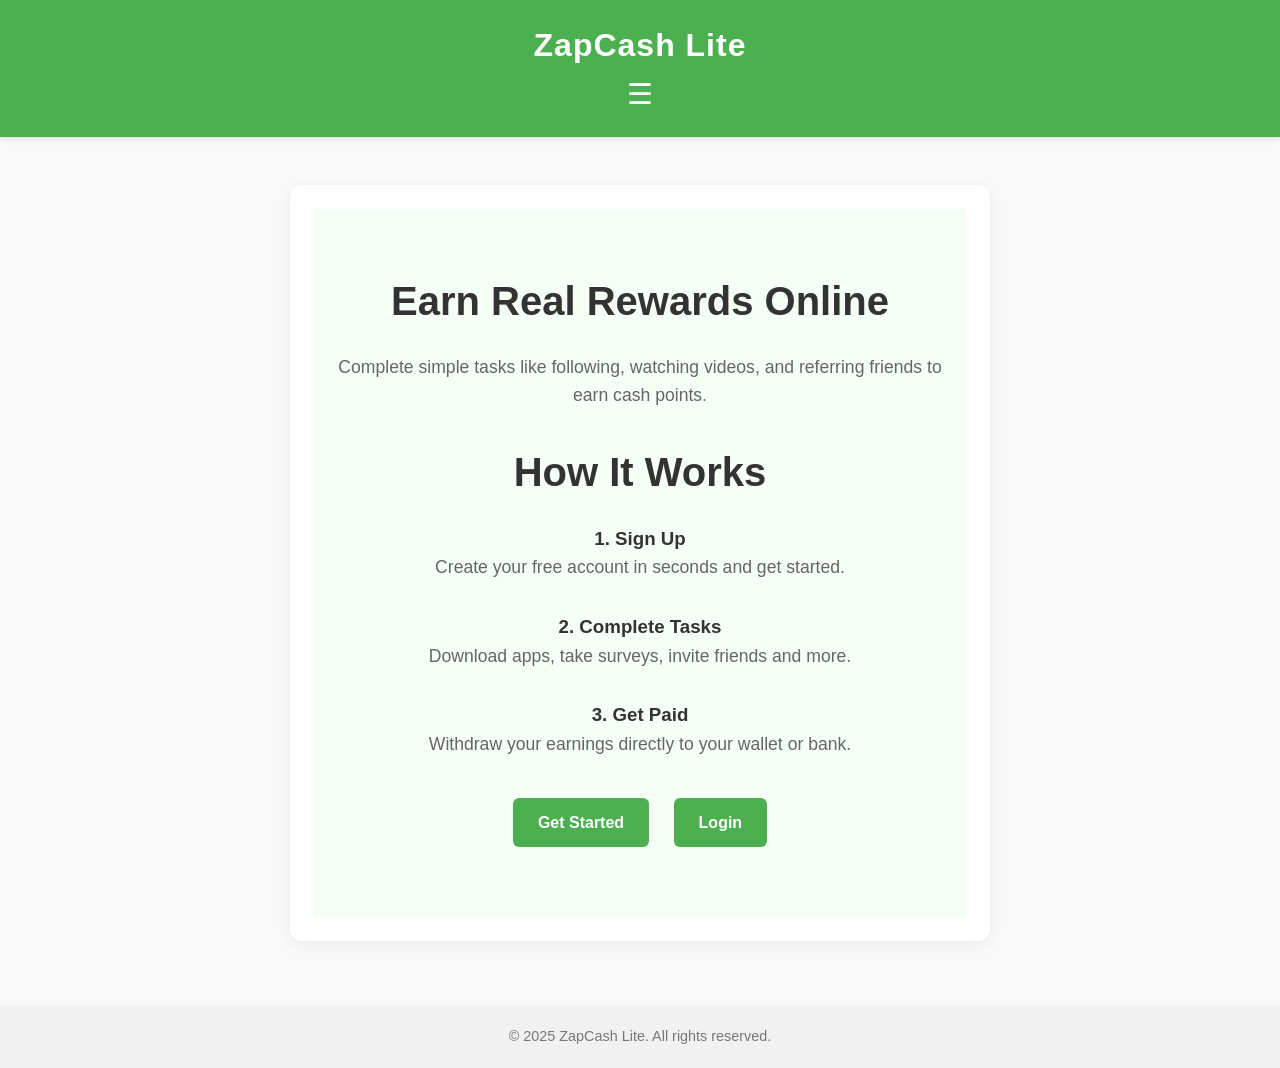
<file: index.html>
<!DOCTYPE html>
<html lang="en">
<head>
  <meta charset="UTF-8" />
  <meta name="viewport" content="width=device-width, initial-scale=1.0" />
  <title>ZapCash Lite</title>
  <link href="https://fonts.googleapis.com/css2?family=Poppins:wght@400;600&display=swap" rel="stylesheet">
  <link rel="stylesheet" href="style.css" />
</head>
<body>
  <header class="header">
    <h1>ZapCash Lite</h1>
    <div class="hamburger" onclick="toggleMenu()">☰</div>
  </header>

  <nav id="nav-menu" class="nav-menu">
    <a href="dashboard.html">Dashboard</a>
    <a href="referral.html">Referral</a>
    <a href="leaderboard.html">Leaderboard</a>
    <a href="withdraw.html">Withdraw</a>
    <a href="login.html">Login/Sign In</a>
  </nav>

  <main class="container">
    <section class="hero">
      <h2>Earn Real Rewards Online</h2>
      <p>Complete simple tasks like following, watching videos, and referring friends to earn cash points.</p>
       <section id="features">
         
    <h2 class="reveal">How It Works</h2>
     <div class="feature reveal">
      <h3>1. Sign Up</h3>
      <p>Create your free account in seconds and get started.</p>
    </div>
    <div class="feature reveal">
      <h3>2. Complete Tasks</h3>
      <p>Download apps, take surveys, invite friends and more.</p>
    </div>
    <div class="feature reveal">
      <h3>3. Get Paid</h3>
      <p>Withdraw your earnings directly to your wallet or bank.</p>
    </div>
    </section>
      <div class="hero-buttons">
        <a href="signup.html" class="button">Get Started</a>
        <a href="login.html" class="button">Login</a>
      </div>
    </section>
  </main>

  <footer class="footer">
    <p>© 2025 ZapCash Lite. All rights reserved.</p>
  </footer>

  <script>
    function toggleMenu() {
      const menu = document.getElementById('nav-menu');
      menu.classList.toggle('show');
    }
  </script>
</body>
</html>
</file>
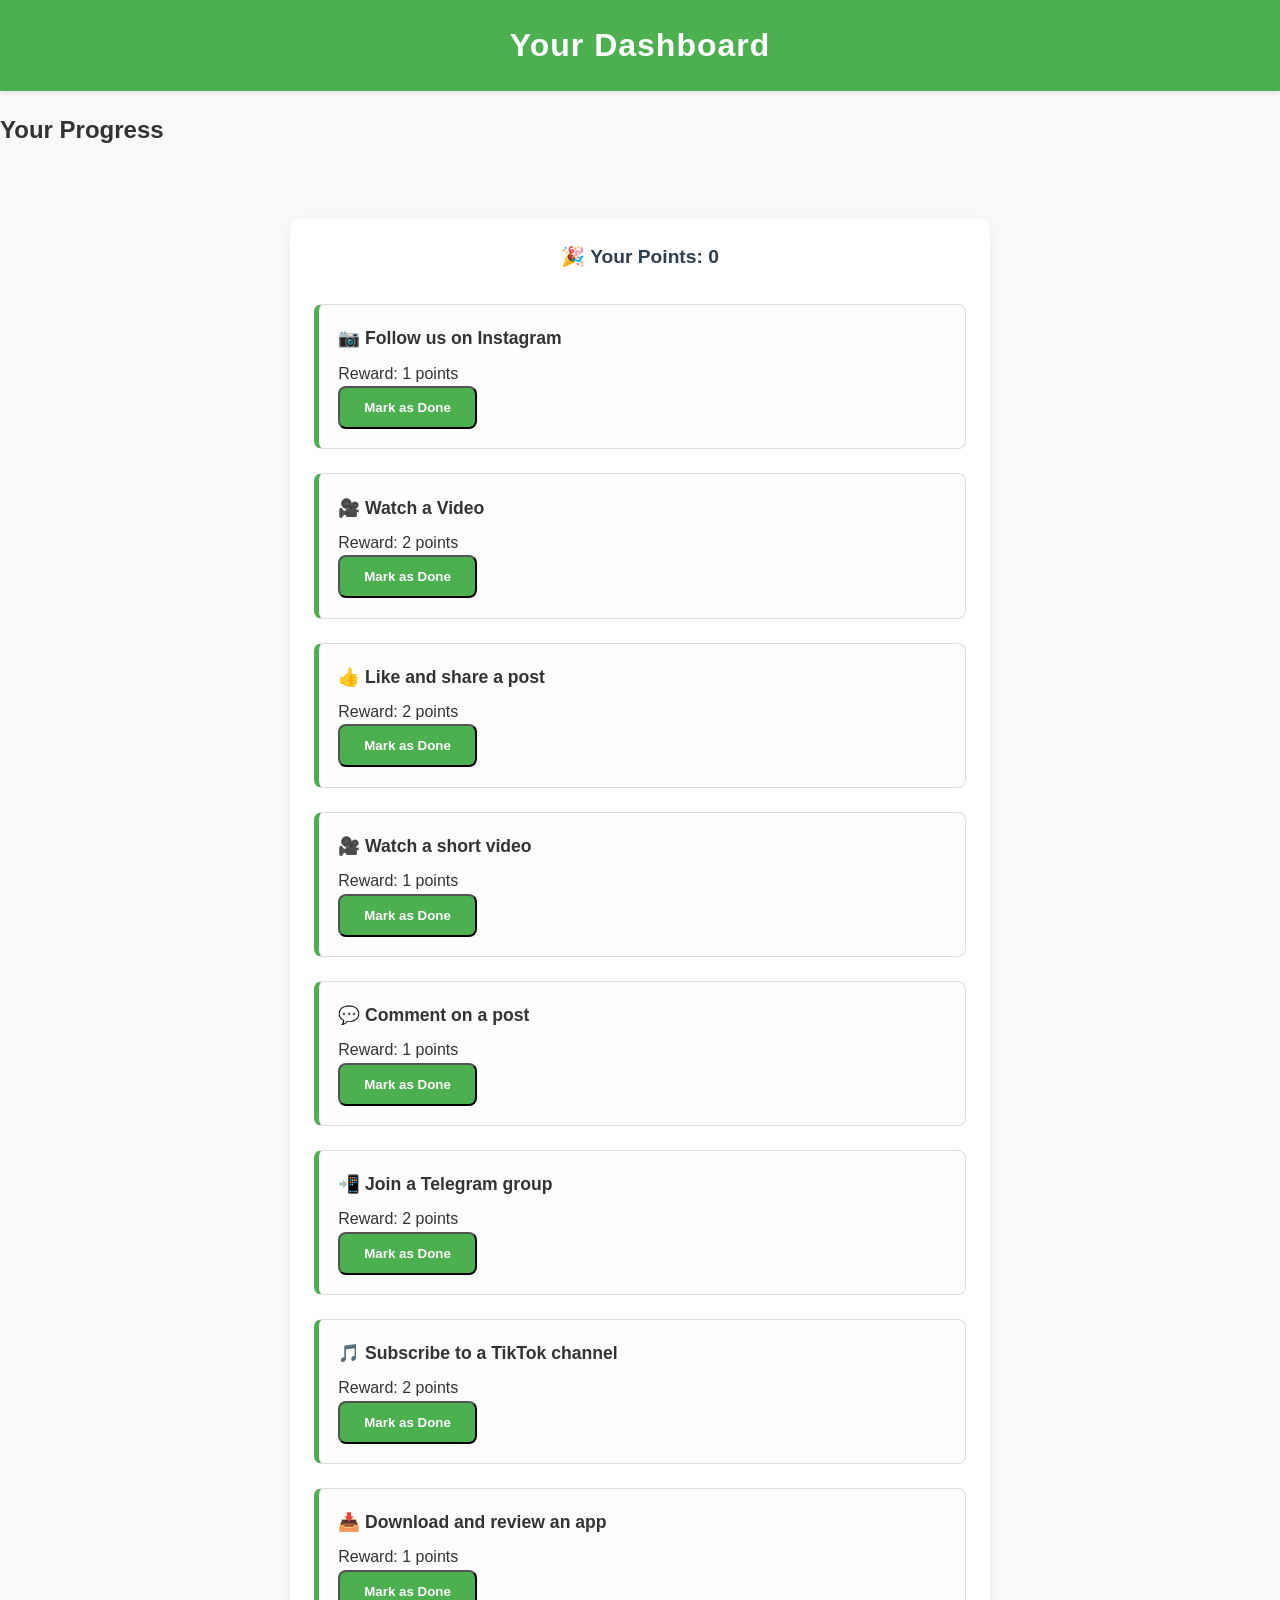
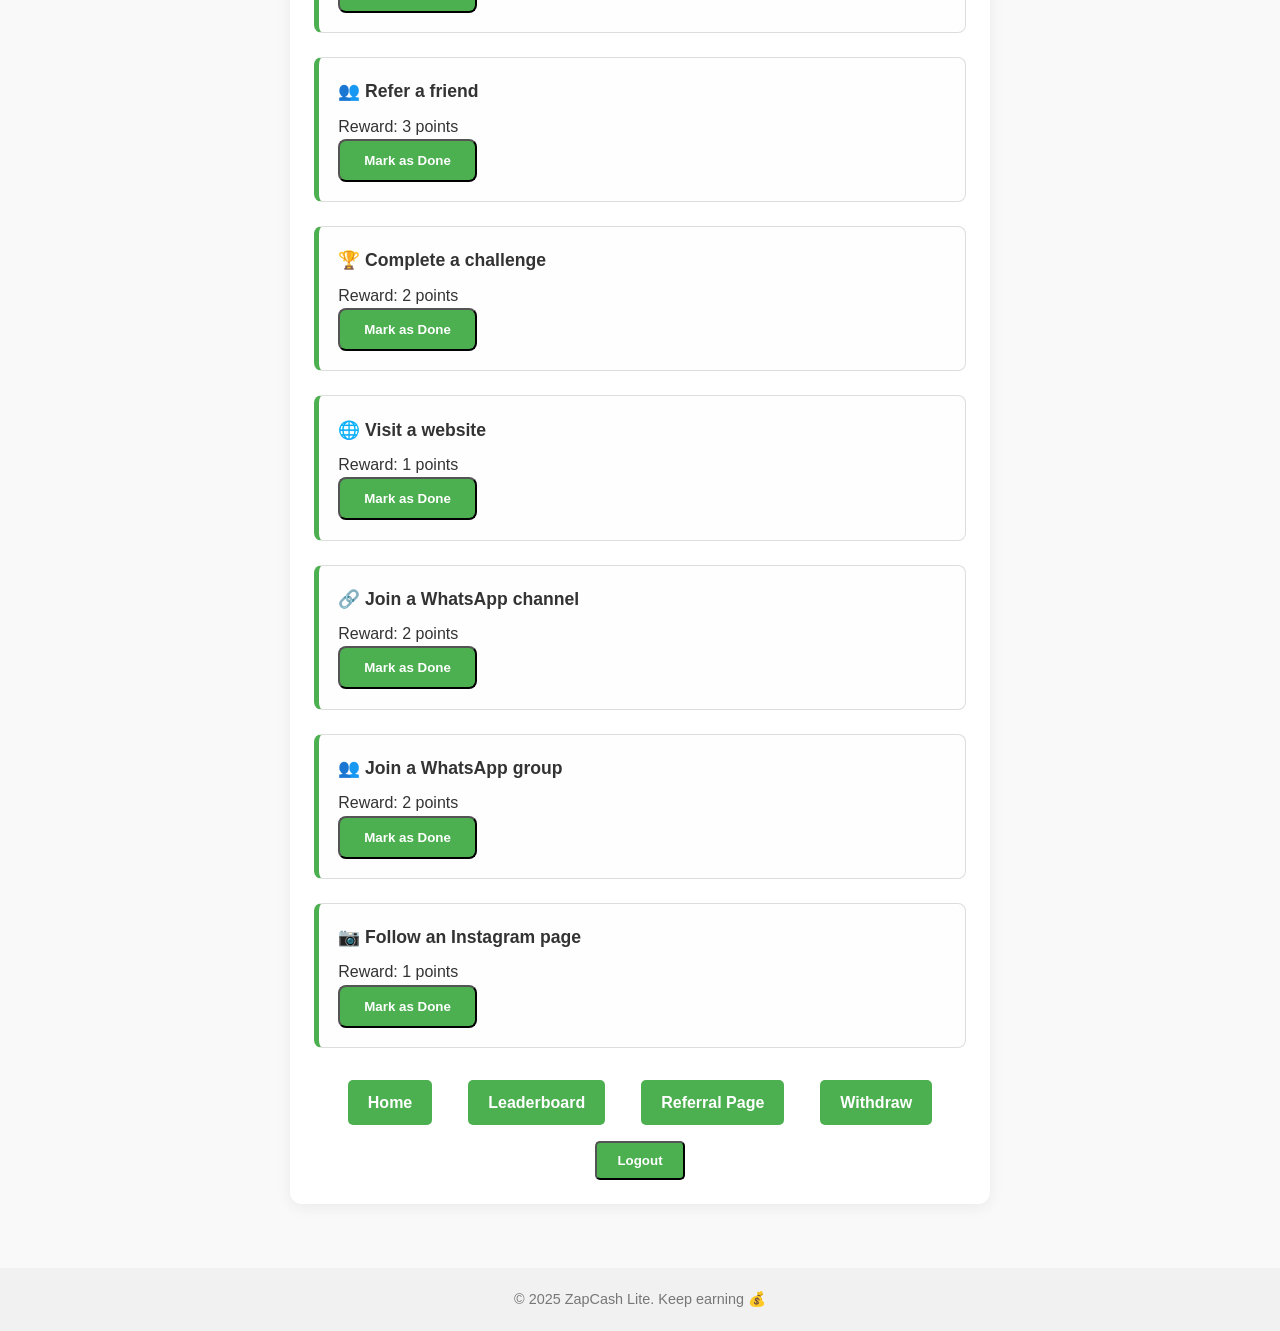
<file: dashboard.html>
<!DOCTYPE html>
<html lang="en">
<head>
  <meta charset="UTF-8"/>
  <meta name="viewport" content="width=device-width, initial-scale=1.0"/>
  <title>Dashboard - ZapCash Lite</title>
  <link href="https://fonts.googleapis.com/css2?family=Poppins:wght@400;600&display=swap" rel="stylesheet">
  <link rel="stylesheet" href="style.css"/>
</head>
<body>
  <header class="header">
    <h1>Your Dashboard</h1>
  </header>

  <div class="progress-container">
    <h2><b>Your Progress</b></h2>
    <div class="progress-bar" id="progress-bar"><b>0%</b></div>
  </div>

  <main class="container">
    <h3 class="points">🎉 Your Points: <strong id="points">0</strong></h3>

    <div id="task-container">
      <!-- Tasks will be dynamically inserted here -->
    </div>

    <p id="no-tasks-message" style="display: none;"><b><i>Come back later for more tasks!</b></i></p>

    <div class="action-buttons">
      <a href="index.html" class="button">Home</a>
      <a href="leaderboard.html" class="button">Leaderboard</a>
      <a href="referral.html" class="button">Referral Page</a>
      <a href="withdraw.html" class="button">Withdraw</a>
      <button class="button" onclick="logout()">Logout</button>
    </div>
  </main>

  <script>
    // Initialize points and check if they are stored in localStorage
    let points = parseInt(localStorage.getItem('points')) || 0; // Default to 0 if no saved points
    const totalPoints = 100; // Total points needed for 100% progress
    let completedTasks = JSON.parse(localStorage.getItem('completedTasks')) || []; // Track completed tasks

    // Update points and progress bar on page load
    updateProgress();

    // Task data - You can add more tasks here
    const tasks = [
      { id: 1, title: "📷 Follow us on Instagram", reward: 1 },
      { id: 2, title: "🎥 Watch a Video", reward: 2 },
      { id: 3, title: "👍 Like and share a post", reward: 2 },
      { id: 4, title: "🎥 Watch a short video", reward: 1 },
      { id: 5, title: "💬 Comment on a post", reward: 1 },
      { id: 6, title: "📲 Join a Telegram group", reward: 2 },
      { id: 7, title: "🎵 Subscribe to a TikTok channel", reward: 2 },
      { id: 8, title: "📥 Download and review an app", reward: 1 },
      { id: 9, title: "👥 Refer a friend", reward: 3 },
      { id: 10, title: "🏆 Complete a challenge", reward: 2 },
      { id: 11, title: "🌐 Visit a website", reward: 1 },
      { id: 12, title: "🔗 Join a WhatsApp channel", reward: 2 },
      { id: 13, title: "👥 Join a WhatsApp group", reward: 2 },
      { id: 14, title: "📷 Follow an Instagram page", reward: 1 }
    ];

    // Insert tasks into the page
    function loadTasks() {
      const taskContainer = document.getElementById('task-container');
      taskContainer.innerHTML = ''; // Clear previous tasks

      // Filter out completed tasks
      const remainingTasks = tasks.filter(task => !completedTasks.includes(task.id));

      if (remainingTasks.length === 0) {
        document.getElementById('no-tasks-message').style.display = 'block'; // Show "Come back later" message
      } else {
        document.getElementById('no-tasks-message').style.display = 'none'; // Hide message if there are tasks
        remainingTasks.forEach(task => {
          const taskCard = document.createElement('div');
          taskCard.classList.add('task-card');
          taskCard.setAttribute('id', `task-${task.id}`);

          taskCard.innerHTML = `
            <h4>${task.title}</h4>
            <p>Reward: ${task.reward} points</p>
            <button class="button" onclick="markTaskAsDone(${task.id}, ${task.reward})">Mark as Done</button>
          `;

          taskContainer.appendChild(taskCard);
        });
      }
    }

    // Function to mark task as done and update points and progress
    function markTaskAsDone(taskId, pointsEarned) {
      // Update points
      points += pointsEarned;
      localStorage.setItem('points', points); // Save points to localStorage

      // Update points display
      document.getElementById('points').textContent = points;

      // Update progress bar
      updateProgress();

      // Mark task as completed and save it to localStorage
      completedTasks.push(taskId);
      localStorage.setItem('completedTasks', JSON.stringify(completedTasks));

      // Remove the completed task from the page
      const taskCard = document.getElementById(`task-${taskId}`);
      taskCard.style.display = 'none'; // Hide the completed task

      // Add a success message to the task button
      const taskButton = taskCard.querySelector('button');
      taskButton.classList.add('success');
      taskButton.textContent = 'Task Completed!';

      // Check if there are any remaining tasks to show
      setTimeout(() => {
        loadTasks(); // Reload tasks after a short delay to show the next one
      }, 1000); // Delay of 1 second before showing the next task
    }

    // Function to update progress bar
    function updateProgress() {
      const progressPercentage = Math.min((points / totalPoints) * 100, 100); // Ensure progress doesn't exceed 100%
      const progressBar = document.getElementById('progress-bar');
      progressBar.style.width = `${progressPercentage}%`;
      progressBar.innerHTML = `<b>${progressPercentage.toFixed(0)}%</b>`;
    }

    // Function to log out and reset points
    function logout() {
      if (confirm("Are you sure you want to log out?")) {
        localStorage.removeItem('points'); // Remove points from localStorage
        localStorage.removeItem('completedTasks'); // Clear completed tasks from localStorage
        alert("You have logged out successfully.");
        // Optionally, redirect to login page or homepage
        window.location.href = "index.html"; // Change to your desired logout redirect page
      }
    }

    // Load tasks when the page loads
    window.onload = loadTasks;
  </script>

  <footer class="footer">
    <p>© 2025 ZapCash Lite. Keep earning 💰</p>
  </footer>
</body>
</html>
</file>
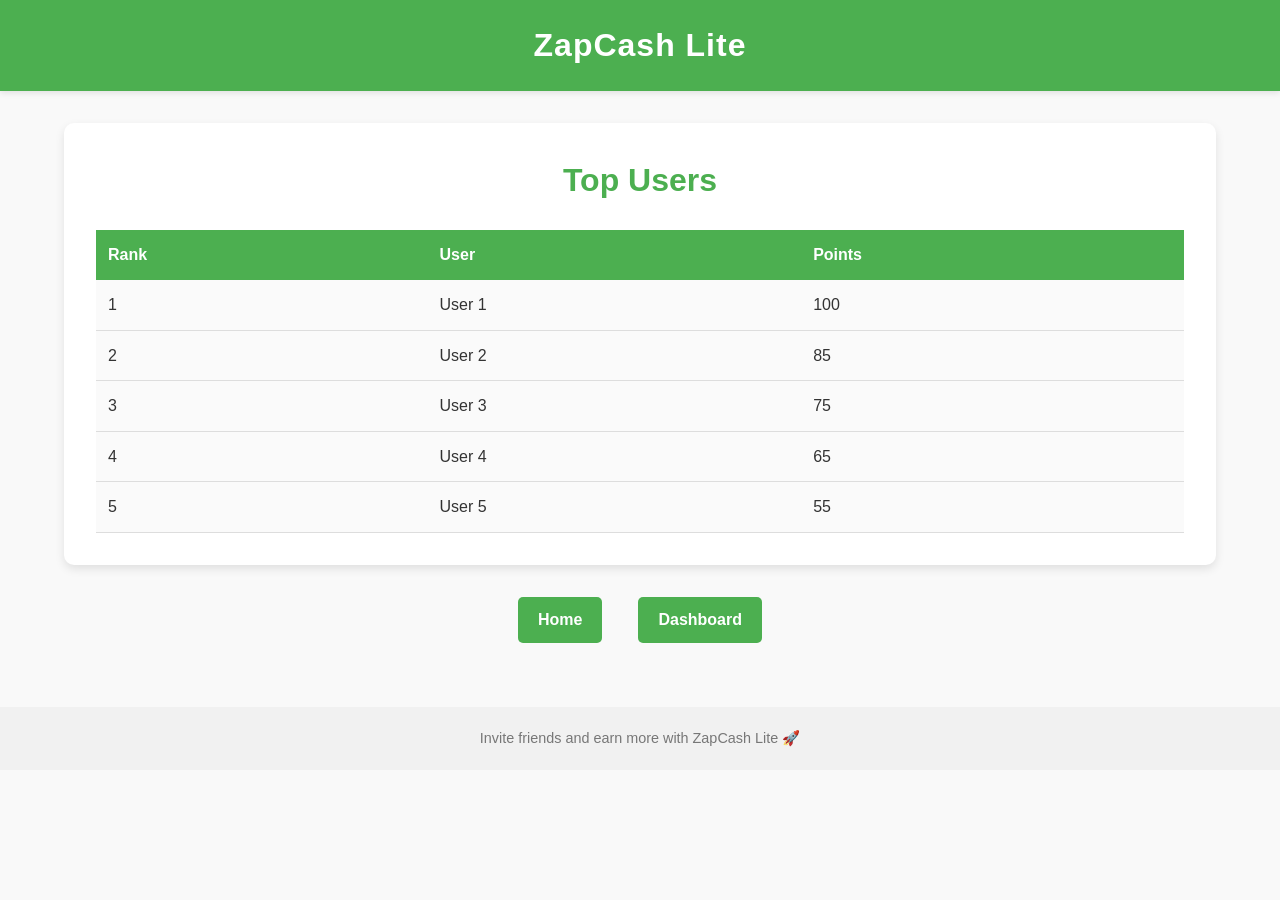
<file: leaderboard.html>
<!DOCTYPE html>
<html lang="en">
<head>
    <meta charset="UTF-8">
    <meta name="viewport" content="width=device-width, initial-scale=1.0">
    <link rel="stylesheet" href="style.css"/>
    <title>Leaderboard</title>
</head>
<body>
    <header class="header">
        <h1>ZapCash Lite</h1>
    </header>

    <div class="leaderboard">
        <h1>Top Users</h1>
        <table id="leaderboardTable">
            <thead>
                <tr>
                    <th>Rank</th>
                    <th>User</th>
                    <th>Points</th>
                </tr>
            </thead>
            <tbody>
                <!-- Dynamic content will be inserted here -->
            </tbody>
        </table>
    </div>

    <div class="action-buttons">
        <a href="index.html" class="button">Home</a>
        <a href="dashboard.html" class="button">Dashboard</a>
    </div>

    <footer class="footer">
        <p>Invite friends and earn more with ZapCash Lite 🚀</p>
    </footer>

    <script>
        // Dummy leaderboard data
        const leaderboardData = [
            { rank: 1, user: 'User 1', points: 100 },
            { rank: 2, user: 'User 2', points: 85 },
            { rank: 3, user: 'User 3', points: 75 },
            { rank: 4, user: 'User 4', points: 65 },
            { rank: 5, user: 'User 5', points: 55 },
        ];

        // Dynamically generate leaderboard table
        const leaderboardTable = document.getElementById('leaderboardTable').getElementsByTagName('tbody')[0];
        leaderboardData.forEach((user) => {
            const row = document.createElement('tr');
            row.innerHTML = `
                <td>${user.rank}</td>
                <td>${user.user}</td>
                <td>${user.points}</td>
            `;
            leaderboardTable.appendChild(row);
        });
    </script>
</body>
</html>
</file>
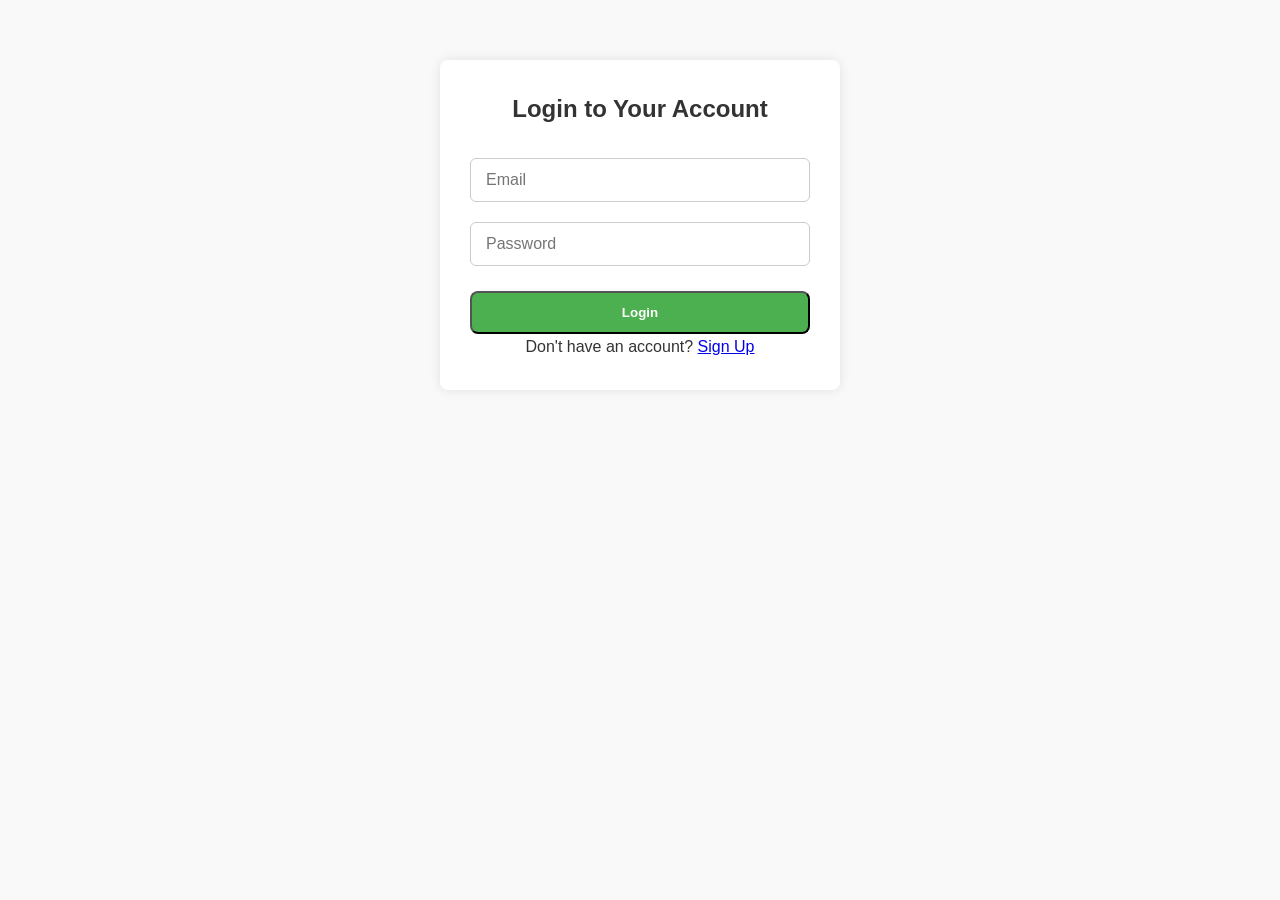
<file: login.html>
<!DOCTYPE html>
<html lang="en">
<head>
  <meta charset="UTF-8">
  <meta name="viewport" content="width=device-width, initial-scale=1.0">
  <title>Login</title>
  <link rel="stylesheet" href="style.css">
</head>
<body>
    <div class="auth-container">
        <form id="loginForm" class="auth-form">
            <h2>Login to Your Account</h2>
            <input type="email" id="email" placeholder="Email" required>
            <input type="password" id="password" placeholder="Password" required>
            <button type="submit" class="button">Login</button>
        </form>
        <p>Don't have an account? <a href="signup.html">Sign Up</a></p>
    </div>
    
    <script>
        document.getElementById("loginForm").addEventListener("submit", function(event) {
            event.preventDefault(); // Prevent form submission
            window.location.href = "dashboard.html"; // Redirect after login
        });
    </script>
    
</body>
</html>
</file>
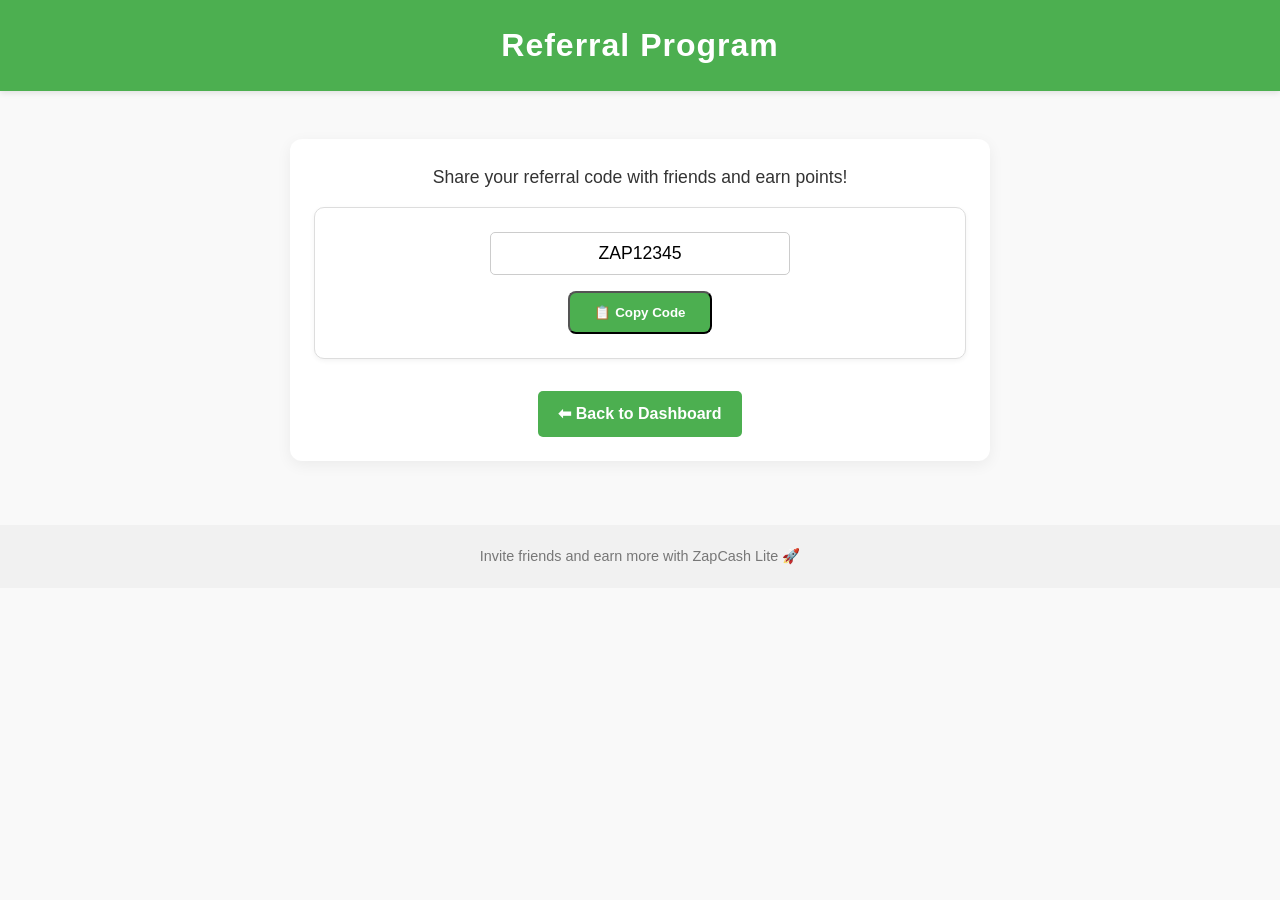
<file: referral.html>
<!DOCTYPE html>
<html lang="en">
<head>
  <meta charset="UTF-8"/>
  <meta name="viewport" content="width=device-width, initial-scale=1.0"/>
  <title>Referral - ZapCash Lite</title>
  <link href="https://fonts.googleapis.com/css2?family=Poppins:wght@400;600&display=swap" rel="stylesheet">
  <link rel="stylesheet" href="style.css"/>
</head>
<body>
  <header class="header">
    <h1>Referral Program</h1>
  </header>

  <main class="container">
    <p class="ref-text">Share your referral code with friends and earn points!</p>
    
    <div class="ref-box">
      <input type="text" id="referralCode" value="ZAP12345" readonly />
      <button class="button" onclick="copyCode()">📋 Copy Code</button>
    </div>

    <div class="action-buttons">
      <a href="dashboard.html" class="button">⬅ Back to Dashboard</a>
    </div>
  </main>

  <footer class="footer">
    <p>Invite friends and earn more with ZapCash Lite 🚀</p>
  </footer>

  <script>
    function copyCode() {
      const input = document.getElementById('referralCode');
      input.select();
      input.setSelectionRange(0, 99999);
      document.execCommand("copy");
      alert("✅ Referral code copied!");
    }
  </script>
</body>
</html>
</file>
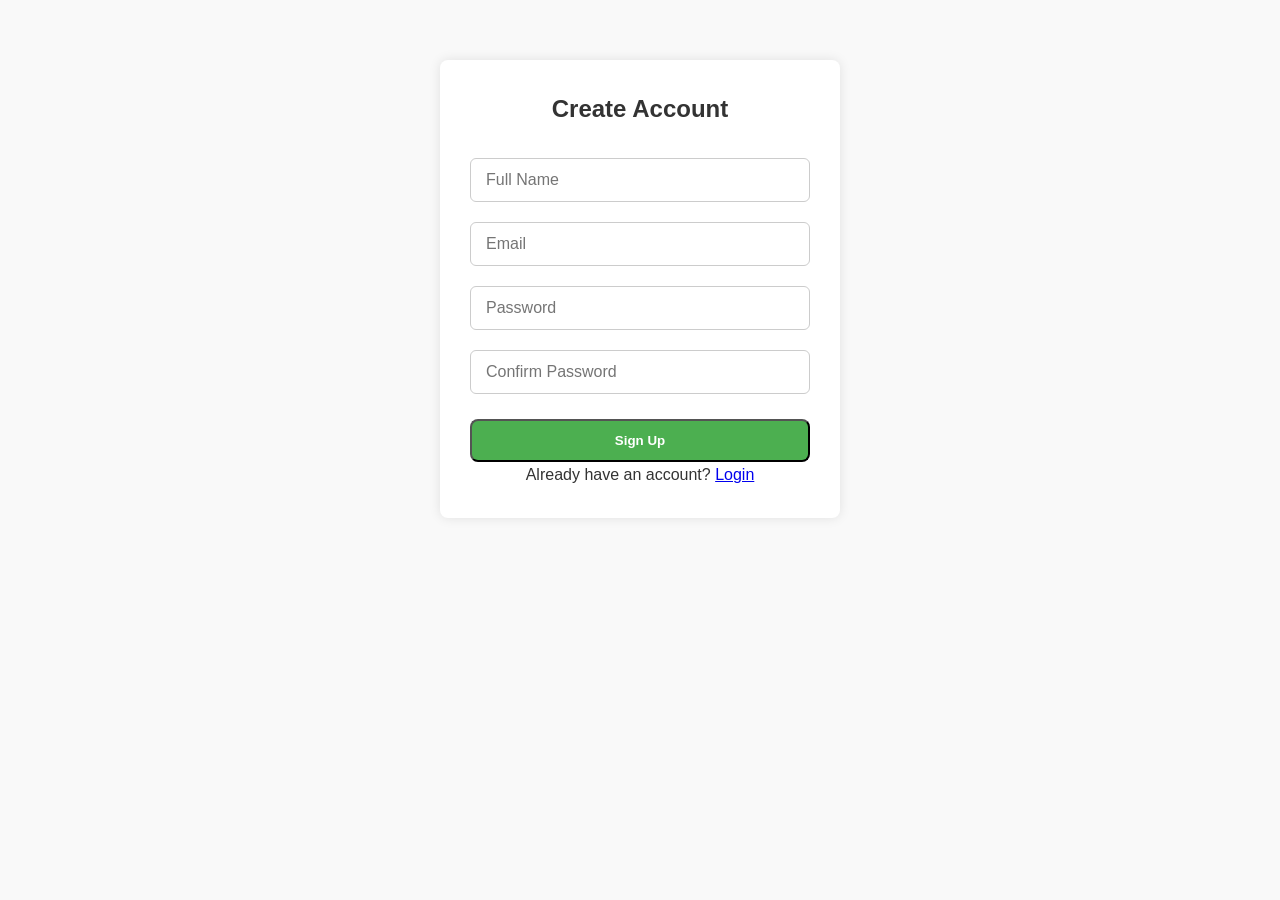
<file: signup.html>
<!DOCTYPE html>
<html lang="en">
<head>
  <meta charset="UTF-8">
  <meta name="viewport" content="width=device-width, initial-scale=1.0">
  <title>Sign Up</title>
  <link rel="stylesheet" href="style.css">
</head>
<body>

    <div class="auth-container">
        <h2>Create Account</h2>
        <form id="signupForm" class="auth-form">
            <input type="text" id="fullName" placeholder="Full Name" required>
            <input type="email" id="email" placeholder="Email" required>
            <input type="password" id="password" placeholder="Password" required>
            <input type="password" id="confirmPassword" placeholder="Confirm Password" required>
            <button type="submit" class="button">Sign Up</button>
        </form>
        <p>Already have an account? <a href="login.html">Login</a></p>
    </div>
    
    <script>
        document.getElementById("signupForm").addEventListener("submit", function(event) {
            event.preventDefault(); // Prevent form submission
    
            // Password validation
            const password = document.getElementById("password").value;
            const confirmPassword = document.getElementById("confirmPassword").value;
    
            if (password !== confirmPassword) {
                alert("Passwords do not match. Please try again.");
                return;
            }
    
            // Welcome message
            alert("Welcome aboard! Your account has been successfully created. 🎉");
    
            // Redirect after successful signup
            window.location.href = "dashboard.html";
        });
    </script>
    

</body>
</html>
</file>
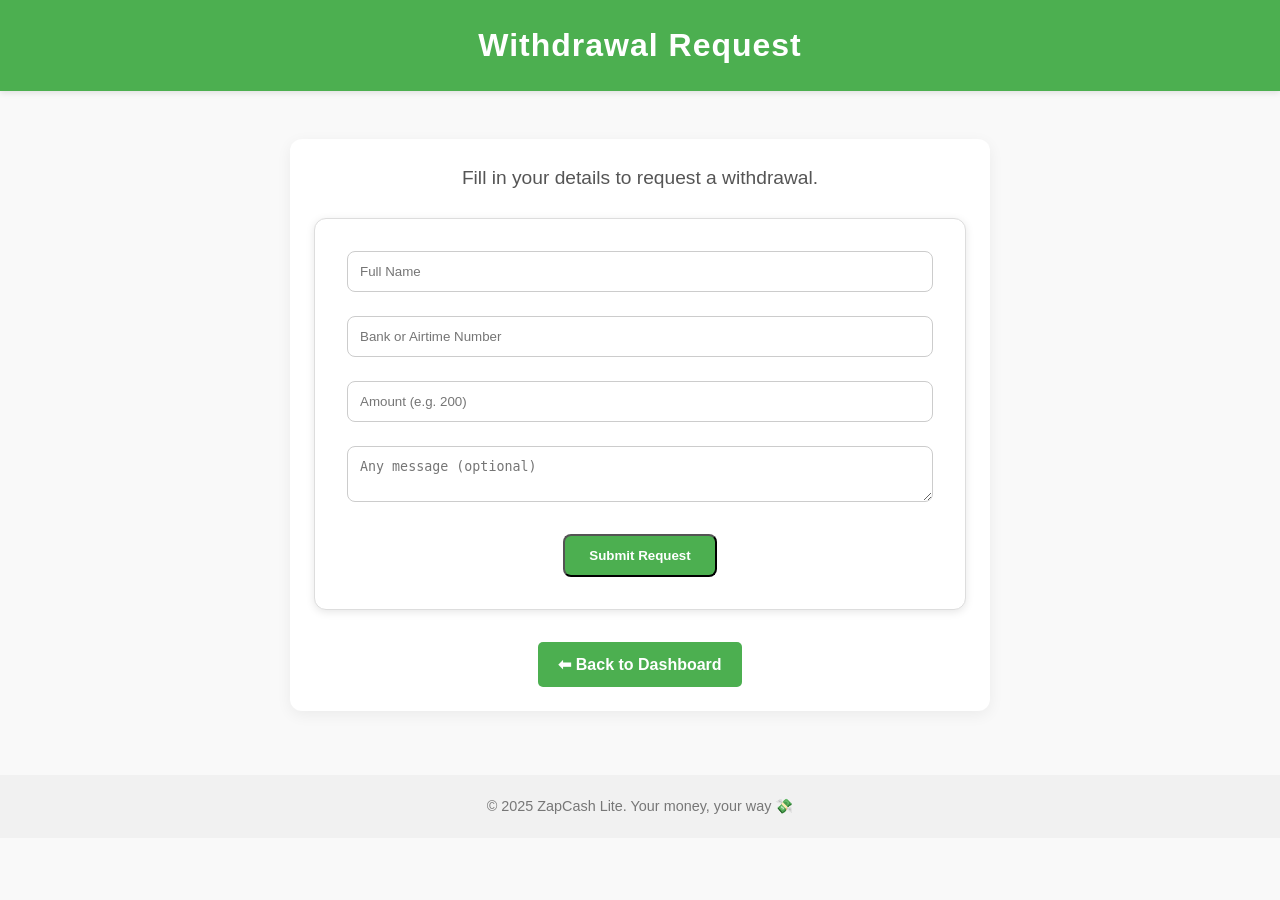
<file: withdraw.html>
<!DOCTYPE html>
<html lang="en">
<head>
  <meta charset="UTF-8"/>
  <meta name="viewport" content="width=device-width, initial-scale=1.0"/>
  <title>Withdraw - ZapCash Lite</title>
  <link href="https://fonts.googleapis.com/css2?family=Poppins:wght@400;600&display=swap" rel="stylesheet">
  <link rel="stylesheet" href="style.css"/>
</head>
<body>
  <header class="header">
    <h1>Withdrawal Request</h1>
  </header>

  <main class="container">
    <p class="withdraw-text">Fill in your details to request a withdrawal.</p>

    <form class="withdraw-form">
      <input type="text" placeholder="Full Name" required />
      <input type="text" placeholder="Bank or Airtime Number" required />
      <input type="number" placeholder="Amount (e.g. 200)" required />
      <textarea placeholder="Any message (optional)"></textarea>
      <button class="button">Submit Request</button>
    </form>

    <div class="action-buttons">
      <a href="dashboard.html" class="button">⬅ Back to Dashboard</a>
    </div>
  </main>

  <footer class="footer">
    <p>© 2025 ZapCash Lite. Your money, your way 💸</p>
  </footer>
</body>
</html>
</file>
<file: style.css>
* {
  margin: 0;
  padding: 0;
  box-sizing: border-box;
}

body {
  font-family: 'Poppins', sans-serif;
  background-color: #f0f4f8;
  color: #333;
  line-height: 1.6;
}

.header {
  background-color: #4CAF50;
  color: #fff;
  padding: 1.5rem;
  text-align: center;
  font-size: 1.8rem;
  box-shadow: 0 2px 6px rgba(0,0,0,0.1);
}

.container {
  max-width: 700px;
  margin: 3rem auto;
  padding: 1.5rem;
  background-color: #fff;
  border-radius: 12px;
  box-shadow: 0 4px 15px rgba(0,0,0,0.06);
  text-align: center;
}

.hero h2 {
  font-size: 2rem;
  margin-bottom: 1rem;
}

.hero p {
  font-size: 1rem;
  color: #555;
  margin-bottom: 2rem;
}

.button {
  display: inline-block;
  background-color: #4CAF50;
  color: #fff;
  padding: 12px 24px;
  font-weight: 600;
  text-decoration: none;
  border-radius: 8px;
  transition: background-color 0.3s ease;
}

.button:hover {
  background-color: #3e9440;
}

.footer {
  text-align: center;
  padding: 1rem;
  margin-top: 4rem;
  font-size: 0.9rem;
  color: #666;
}

.points {
  font-size: 1.2rem;
  margin-bottom: 2rem;
  color: #2c3e50;
}

.task-card {
  background-color: #fefefe;
  border: 1px solid #ddd;
  border-left: 5px solid #4CAF50;
  padding: 1.2rem;
  margin-bottom: 1.5rem;
  border-radius: 8px;
  text-align: left;
  transition: transform 0.2s ease;
}

.task-card:hover {
  transform: scale(1.02);
  box-shadow: 0 4px 10px rgba(0,0,0,0.05);
}

.task-card h4 {
  margin-bottom: 0.5rem;
  font-size: 1.1rem;
}

.action-buttons {
  margin-top: 2rem;
  display: flex;
  gap: 1rem;
  flex-wrap: wrap;
  justify-content: center;
}

.ref-text {
  margin-bottom: 1rem;
  font-size: 1.1rem;
  text-align: center;
}

.ref-box {
  display: flex;
  flex-direction: column;
  align-items: center;
  background-color: #fff;
  padding: 1.5rem;
  border-radius: 10px;
  border: 1px solid #ddd;
  box-shadow: 0 2px 5px rgba(0,0,0,0.05);
  margin-bottom: 2rem;
}

.ref-box input {
  font-size: 1.1rem;
  padding: 10px;
  width: 100%;
  max-width: 300px;
  margin-bottom: 1rem;
  border: 1px solid #ccc;
  border-radius: 5px;
  text-align: center;
}

.withdraw-text {
  font-size: 1.2rem;
  color: #555;
  margin-bottom: 1.5rem;
  text-align: center;
}

.withdraw-form {
  background-color: #fff;
  padding: 2rem;
  border-radius: 12px;
  border: 1px solid #ddd;
  box-shadow: 0 2px 8px rgba(0,0,0,0.1);
}

.withdraw-form input,
.withdraw-form textarea {
  width: 100%;
  padding: 12px;
  margin-bottom: 1.5rem;
  border: 1px solid #ccc;
  border-radius: 8px;
}

.withdraw-form button {
  background-color: #4CAF50;
  color: white;
  padding: 12px 24px;
  font-weight: 600;
  text-decoration: none;
  border-radius: 8px;
  transition: background-color 0.3s ease;
}

.withdraw-form button:hover {
  background-color: #3e9440;
}

/* Smooth transition for all buttons */
.button {
  transition: transform 0.3s ease, background-color 0.3s ease;
}

.button:hover {
  transform: scale(1.05);
  background-color: #45a049;
}

/* Smooth page fade-in transition */
body {
  opacity: 0;
  animation: fadeIn 1s forwards;
}

@keyframes fadeIn {
  to {
    opacity: 1;
  }
}

.task, .container, .header {
  opacity: 0;
  animation: fadeIn 1s forwards;
}

@keyframes fadeIn {
  to {
    opacity: 1;
  }
}

/* Progress bar container */
.progress-container {
  margin-top: 20px;
}

.progress-bar {
  width: 100%;
  height: 20px;
  background-color: #e0e0e0;
  border-radius: 10px;
  overflow: hidden;
  position: relative;
}

.progress-bar div {
  height: 100%;
  background-color: #4CAF50;
  width: 0; /* Will be updated dynamically */
  transition: width 0.5s ease;
}

.success {
  background-color: #76D7C4; /* Change to green or any color for completed task */
  cursor: not-allowed;
  pointer-events: none;
}


@media (max-width: 768px) {
  .container {
    padding: 1rem;
  }

  .task-card {
    font-size: 0.9rem;
    padding: 0.8rem;
  }

  .action-buttons {
    flex-direction: column;
  }

  .task {
    display: flex;
    flex-direction: column;
    align-items: flex-start;
  }
}

.hamburger-menu {
  font-size: 30px;
  cursor: pointer;
  display: none;
}

@media (max-width: 768px) {
  .hamburger-menu {
    display: block;
  }

  #nav-menu {
    display: none;
    background-color: #4CAF50;
    position: absolute;
    top: 0;
    right: 0;
    width: 200px;
    padding: 20px;
    text-align: center;
  }

  #nav-menu a {
    display: block;
    color: white;
    padding: 10px;
    text-decoration: none;
  }

  #nav-menu a:hover {
    background-color: #45a049;
  }
}

/* Success animation */
.success {
  animation: successAnimation 0.5s ease-in-out;
}

@keyframes successAnimation {
  0% {
    transform: scale(0);
    opacity: 0;
  }
  50% {
    transform: scale(1.2);
    opacity: 1;
  }
  100% {
    transform: scale(1);
  }
}

/* Resetting some default styles */
* {
  margin: 0;
  padding: 0;
  box-sizing: border-box;
}

/* Body and overall layout */
body {
  font-family: 'Segoe UI', sans-serif;
  background-color: #f9f9f9;
  color: #333;
  line-height: 1.6;
}

/* Header Styling */
.header {
  background-color: #4CAF50;
  color: white;
  text-align: center;
  padding: 1rem;
}

.header h1 {
  font-size: 2rem;
  letter-spacing: 1px;
}

/* Leaderboard Styling */
.leaderboard {
  background-color: white;
  width: 90%;
  margin: 2rem auto;
  padding: 2rem;
  border-radius: 10px;
  box-shadow: 0 4px 10px rgba(0, 0, 0, 0.1);
}

.leaderboard h1 {
  text-align: center;
  font-size: 2rem;
  margin-bottom: 1.5rem;
  color: #4CAF50;
}

table {
  width: 100%;
  border-collapse: collapse;
}

table th, table td {
  padding: 12px;
  text-align: left;
}

table th {
  background-color: #4CAF50;
  color: white;
  font-weight: bold;
}

table td {
  background-color: #fafafa;
  border-bottom: 1px solid #ddd;
}

table tr:nth-child(even) {
  background-color: #f2f2f2;
}

table tr:hover {
  background-color: #e1f7e1;
}

/* Action Buttons */
.action-buttons {
  text-align: center;
  margin-top: 2rem;
}

.action-buttons .button {
  background-color: #4CAF50;
  color: white;
  padding: 10px 20px;
  margin: 0 10px;
  text-decoration: none;
  border-radius: 5px;
  transition: background-color 0.3s ease;
}

.action-buttons .button:hover {
  background-color: #45a049;
}

/* Footer Styling */
.footer {
  background-color: #4CAF50;
  color: white;
  padding: 1rem;
  text-align: center;
  position: relative;
  width: 100%;
  bottom: 0;
}

/* Mobile Responsiveness */
@media (max-width: 768px) {
  .leaderboard {
    padding: 1.5rem;
  }

  table th, table td {
    padding: 10px;
  }

  .action-buttons .button {
    padding: 8px 16px;
  }

  .footer {
    font-size: 0.9rem;
  }
}

/* Header */
.header {
  background-color: #4CAF50;
  color: white;
  padding: 20px;
  text-align: center;
}

/* Hamburger Menu */
.hamburger-menu {
  font-size: 24px;
  padding: 10px 20px;
  cursor: pointer;
  background: #eee;
  border-bottom: 1px solid #ccc;
}

/* Navigation Menu */
#nav-menu {
  display: none;
  flex-direction: column;
  background: #f0f0f0;
  padding: 10px 20px;
}

#nav-menu a {
  margin: 10px 0;
  text-decoration: none;
  color: #333;
  font-weight: 500;
}

/* Hero Section */
.hero {
  text-align: center;
  padding: 60px 20px;
  background: #f5fff5;
}

.hero h2 {
  font-size: 2.5rem;
  margin-bottom: 20px;
  color: #333;
}

.hero p {
  font-size: 1.1rem;
  margin-bottom: 30px;
  color: #666;
}

.hero .button {
  display: inline-block;
  margin: 10px 10px;
  padding: 12px 25px;
  background-color: #4CAF50;
  color: #fff;
  border: none;
  border-radius: 6px;
  text-decoration: none;
  font-weight: 600;
  transition: background 0.3s;
}

.hero .button:hover {
  background-color: #43a047;
}

/* Auth Container (Signup & Login) */
.auth-container {
  max-width: 400px;
  margin: 60px auto;
  padding: 30px;
  background: #fff;
  border-radius: 8px;
  box-shadow: 0 0 12px rgba(0,0,0,0.1);
  text-align: center;
}

.auth-container h2 {
  margin-bottom: 20px;
  color: #333;
}

.auth-form input {
  width: 100%;
  padding: 12px 15px;
  margin: 10px 0;
  border: 1px solid #ccc;
  border-radius: 6px;
  font-size: 1rem;
}

.auth-form .button {
  width: 100%;
  margin-top: 15px;
}

/* Footer */
.footer {
  text-align: center;
  padding: 20px;
  background: #f1f1f1;
  color: #777;
  font-size: 0.9rem;
}

/* Responsive */
@media (max-width: 600px) {
  .hero h2 {
    font-size: 2rem;
  }

  .auth-container {
    margin: 30px 20px;
  }
}
</file>
